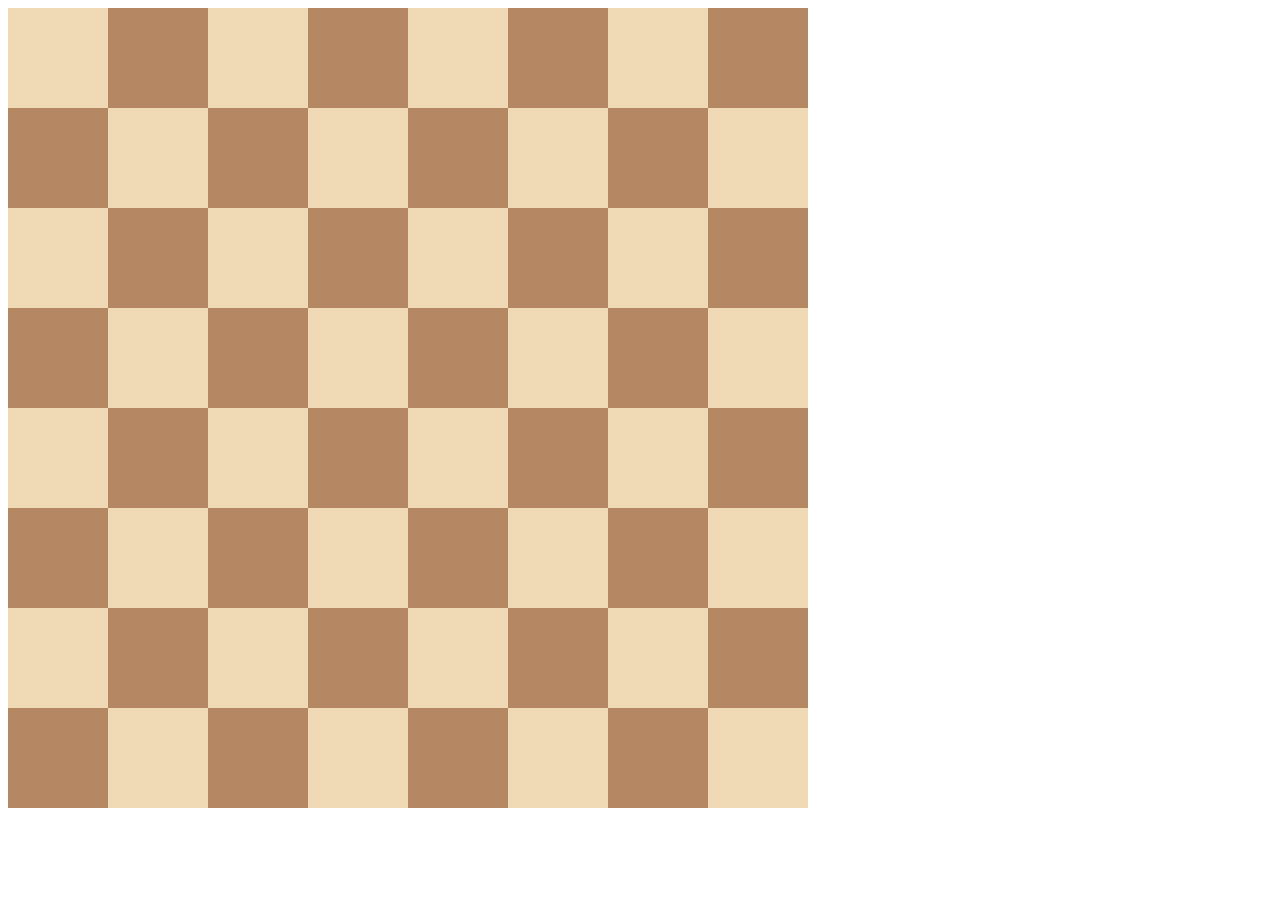
<file: 10.0 Display Grid/index.html>
<!DOCTYPE html>
<html>
  <head>
    <title>Chessboard</title>
    <style>
      /* Write your code here */
      /* Each square should be 100px by 100px */
      /* My colours for white: #f0d9b5, black: #b58863 */
      .white,
      .black {
        width: 100px;
        height: 100px;
      }

      .white {
        background-color: #f0d9b5;
      }

      .black {
        background-color: #b58863;
      }

      .container {
        width: 800px;
        display: grid;
        grid-template-rows: 1fr 1fr 1fr 1fr 1fr 1fr 1fr;
        grid-template-columns: 1fr 1fr 1fr 1fr 1fr 1fr 1fr 1fr;
      }
    </style>
  </head>

  <body>
    <div class="container">
      <div class="white"></div>
      <div class="black"></div>
      <div class="white"></div>
      <div class="black"></div>
      <div class="white"></div>
      <div class="black"></div>
      <div class="white"></div>
      <div class="black"></div>
      <div class="black"></div>
      <div class="white"></div>
      <div class="black"></div>
      <div class="white"></div>
      <div class="black"></div>
      <div class="white"></div>
      <div class="black"></div>
      <div class="white"></div>
      <div class="white"></div>
      <div class="black"></div>
      <div class="white"></div>
      <div class="black"></div>
      <div class="white"></div>
      <div class="black"></div>
      <div class="white"></div>
      <div class="black"></div>
      <div class="black"></div>
      <div class="white"></div>
      <div class="black"></div>
      <div class="white"></div>
      <div class="black"></div>
      <div class="white"></div>
      <div class="black"></div>
      <div class="white"></div>
      <div class="white"></div>
      <div class="black"></div>
      <div class="white"></div>
      <div class="black"></div>
      <div class="white"></div>
      <div class="black"></div>
      <div class="white"></div>
      <div class="black"></div>
      <div class="black"></div>
      <div class="white"></div>
      <div class="black"></div>
      <div class="white"></div>
      <div class="black"></div>
      <div class="white"></div>
      <div class="black"></div>
      <div class="white"></div>
      <div class="white"></div>
      <div class="black"></div>
      <div class="white"></div>
      <div class="black"></div>
      <div class="white"></div>
      <div class="black"></div>
      <div class="white"></div>
      <div class="black"></div>
      <div class="black"></div>
      <div class="white"></div>
      <div class="black"></div>
      <div class="white"></div>
      <div class="black"></div>
      <div class="white"></div>
      <div class="black"></div>
      <div class="white"></div>
    </div>
  </body>
</html>
</file>
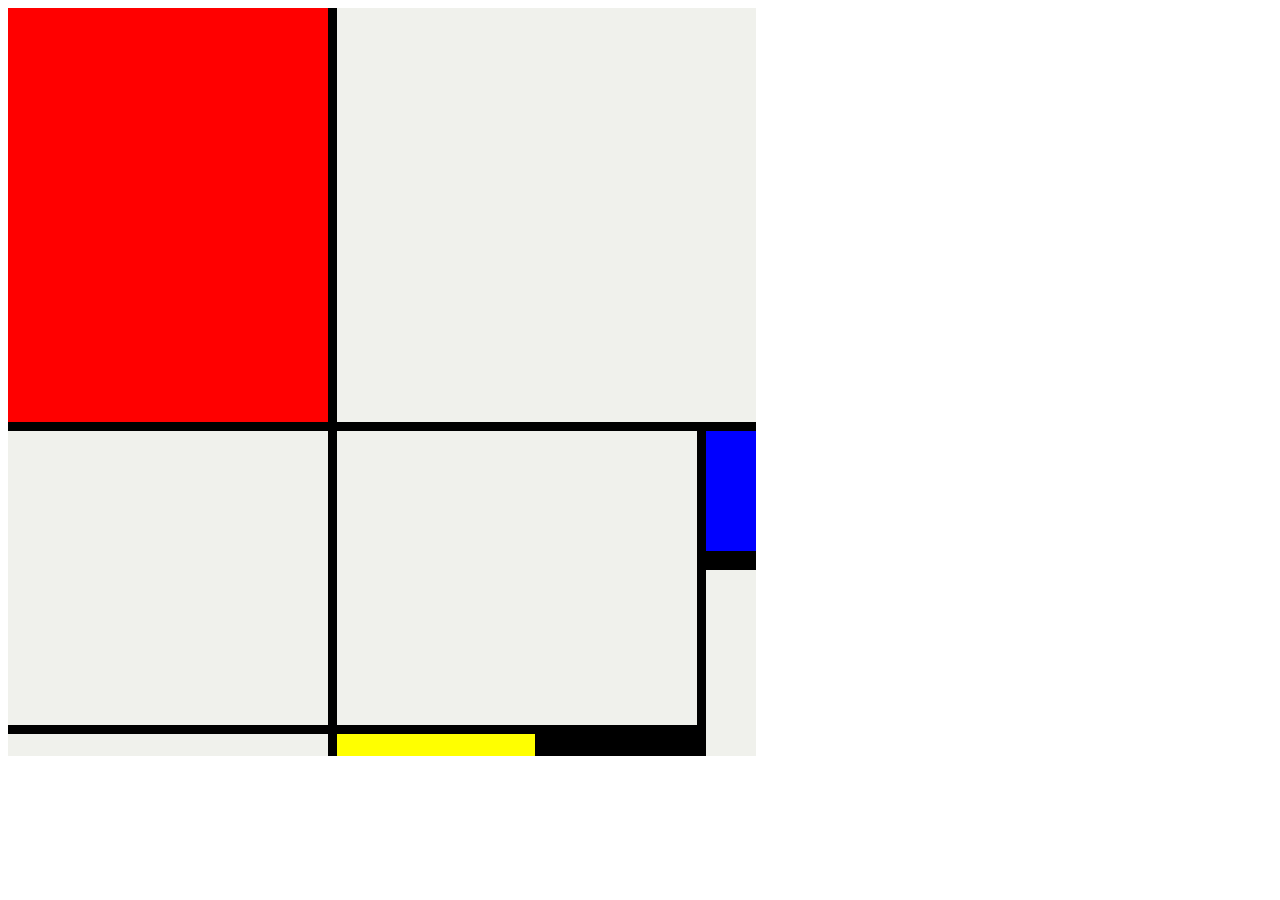
<file: 10.3 Mondrian Project/index.html>
<!DOCTYPE html>
<html lang="en">
  <head>
    <meta charset="UTF-8" />
    <meta name="viewport" content="width=device-width, initial-scale=1.0" />
    <title>Mondrian Project</title>
    <style>
      /*
      Write your CSS here
      Gap Colour: #000
      White: #F0F1EC
      Red: #E72F24
      Black: #232629
      Blue: #004592
      Yellow: #F9D01E

      For dimensions, see dimensions.png image.
      HINT: Remember you can't change the properties of grid lines.
      But grid lines are transparent!
      */

      .container {
        height: 748px;
        width: 748px;
        display: grid;
        background: #000;
        grid-template-columns: 320px 198px 153px 50px;
        grid-template-rows: 414px 130px 155px 22px;
        gap: 9px;
      }

      .red {
        background-color: red;
      }

      .item {
        background-color: #f0f1ec;
      }

      .white1 {
        grid-column: span 3;
      }

      .white2 {
        grid-row: span 2;
      }

      .white3 {
        grid-area: 2 / 2 / 4 / 4;
      }

      .blue {
        background-color: blue;
        border-bottom: 10px solid #000;
      }

      .white4 {
        grid-row: span 2;
      }

      .yellow {
        background-color: yellow;
      }

      .black {
        background-color: #000;
      }
    </style>
  </head>

  <body>
    <!-- Write your HTML here -->
    <div class="container">
      <div class="red"></div>
      <div class="item white1"></div>
      <div class="item white2"></div>
      <div class="item white3"></div>

      <div class="item blue"></div>
      <div class="item white4"></div>

      <div class="item"></div>
      <div class="item yellow"></div>
      <div class="item black"></div>
    </div>
  </body>
</html>
</file>
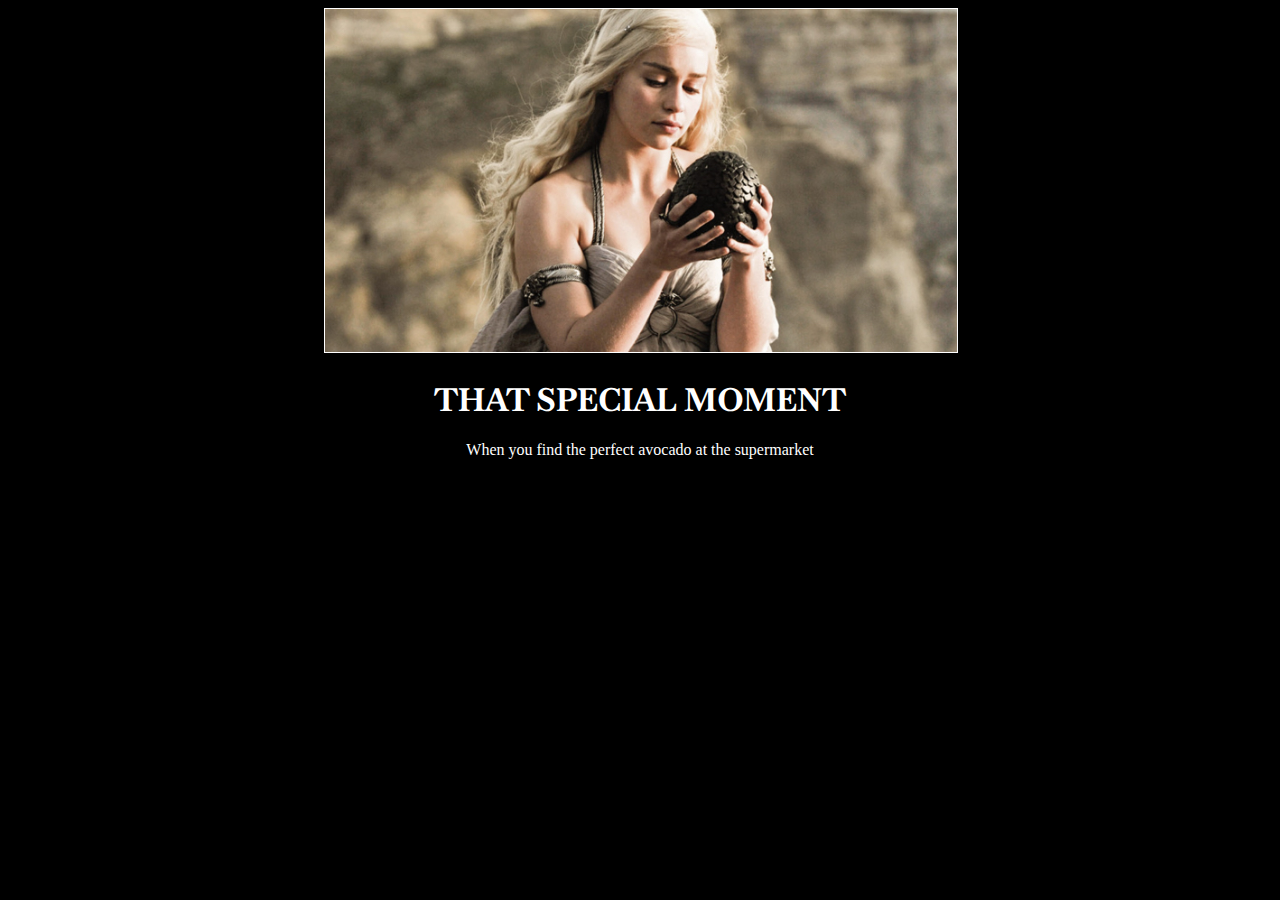
<file: 6.4 Motivation Meme Project/index.html>
<!-- 
  TODO: Create a motivational post website.
Style it how ever you like. 
Look at the goal image for inspiration.
But it must have the following features:
1. The main h1 text should be using the Regular Libre Baskerville Font from Google Fonts:
  https://fonts.google.com/specimen/Libre+Baskerville
2. The text should be white and background black.
3. Add your own image into the images folder inside assets. It should have a 5px white border.
4. The text should be center aligned.
5. Create a div to contain the h1, p and img elements. Adjust the margins so that the image and text are centered on the page. 
  Hint: You horizontally center a div by giving it a width of 50% and a margin-left of 25%.
  Hint: Set the image to have a width of 100% so it fills the div. 
6. Read about the text-transform property on MDN docs to make the h1 uppercase with CSS.
  https://developer.mozilla.org/en-US/docs/Web/CSS/text-transform 
-->

<!DOCTYPE html>
<html lang="en">
  <head>
    <meta charset="UTF-8" />
    <link rel="preconnect" href="https://fonts.googleapis.com" />
    <link rel="preconnect" href="https://fonts.gstatic.com" crossorigin />
    <link
      href="https://fonts.googleapis.com/css2?family=Baskervville:ital@0;1&display=swap"
      rel="stylesheet"
    />
    <link rel="stylesheet" href="style.css" />
    <title>Motivation Meme</title>
  </head>
  <body>
    <div>
      <img src="./assets/images/daenerys.jpeg" alt="daenerys.jpeg" srcset="" />

      <h1>that special moment</h1>
      <p>When you find the perfect avocado at the supermarket</p>
    </div>
  </body>
</html>
</file>
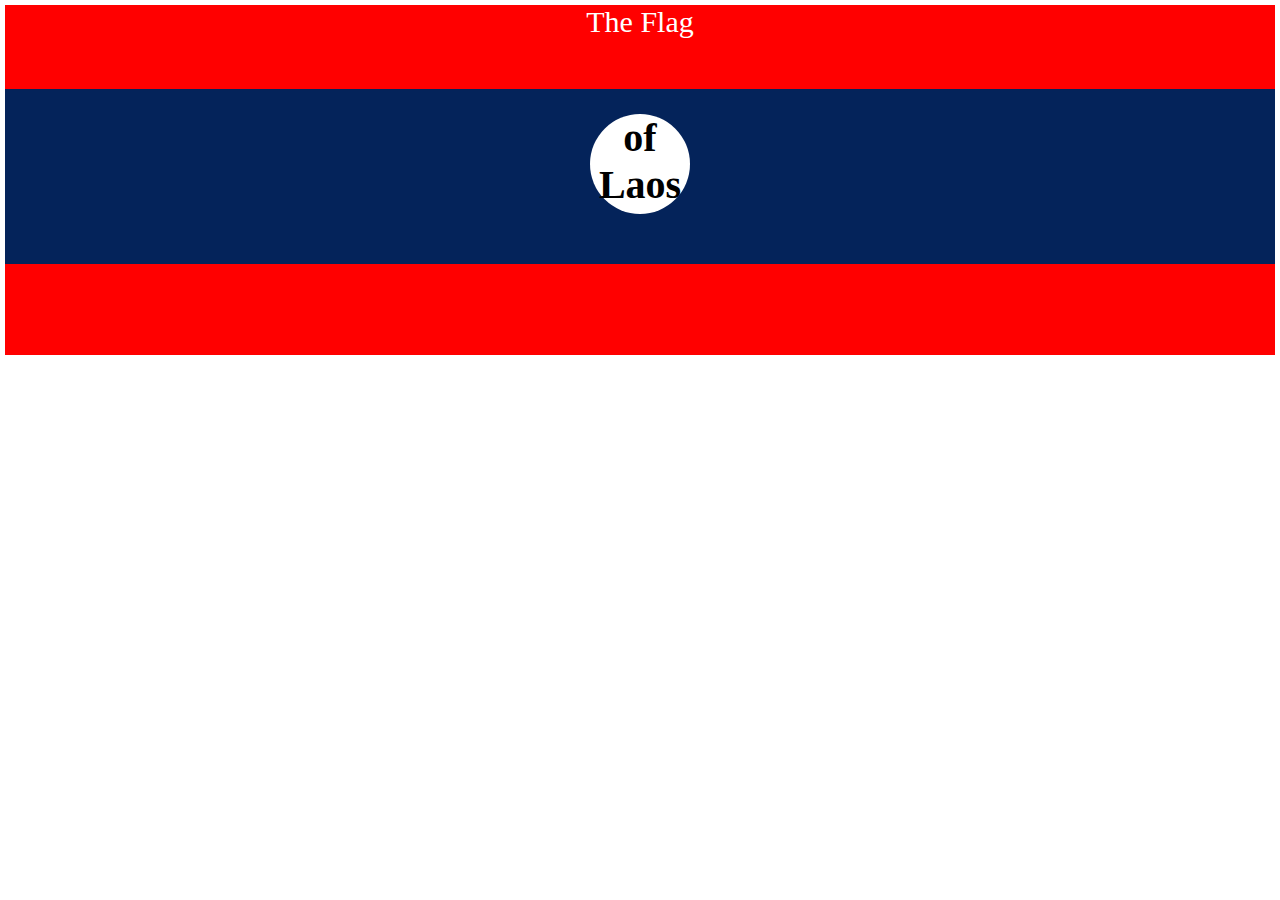
<file: 7.3 CSS Flag Project/index.html>
<!DOCTYPE html>
<html lang="en">
  <head>
    <meta charset="UTF-8" />
    <title>CSS Flag Project</title>
    <style>
      /* Write your CSS Code here */
      * {
        margin: 0px;
        padding: 0px;
      }
      body {
        text-align: center;
      }
      .flag {
        height: 350px;
        background-color: red;
        margin: 5px;
      }

      .flag p {
        color: #fff;
        font-size: 30px;
        padding: 0px !important;
        margin: 0px !important;
      }

      .flag > div {
        background-color: #04235a;
        height: 50%;
        margin: 50px 0px;
      }

      .flag > div > div {
        position: relative;
        top: 25px;
        margin-left: auto;
        margin-right: auto;
        background-color: #fff;
        width: 100px;
        height: 100px;
        border-radius: 100%;
      }

      .flag > div > div p {
        color: black;
        font-weight: 700;
        font-size: 40px;
        text-wrap: wrap;
      }
    </style>
  </head>

  <!-- 
  IMPORTANT! Do not change any HTML
Don't add any classes/ids/elements 
Use what you know about combining selectors 
and CSS specificity instead.
Hint 1: The flag is 900px by 600px and the circle is 200px by 200px.
Hint 2: You can use CSS inspection to get the colors from
https://appbrewery.github.io/flag-of-laos/
-->

  <body>
    <div class="flag">
      <p>The Flag</p>
      <div>
        <div>
          <p>of Laos</p>
        </div>
      </div>
    </div>
  </body>
</html>
</file>
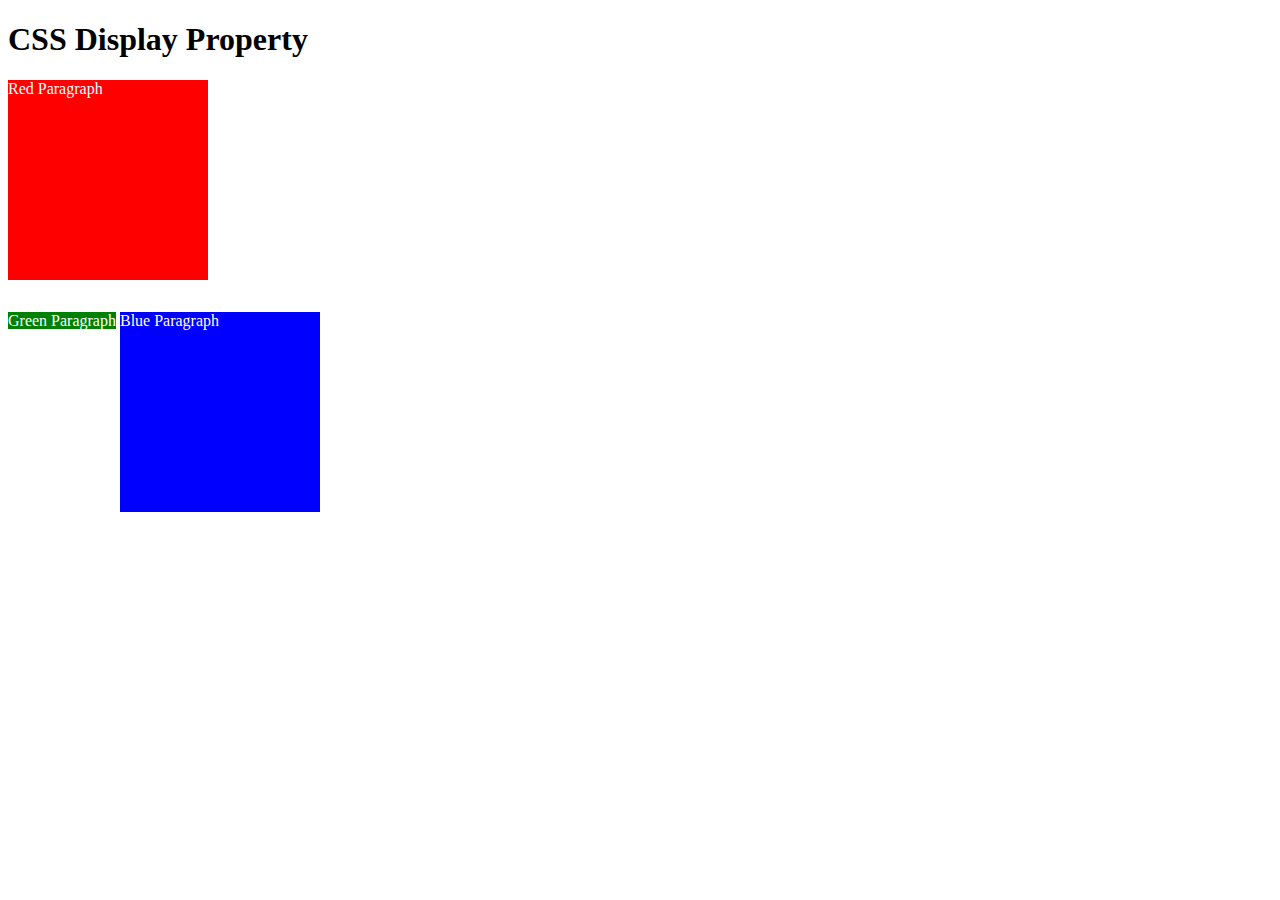
<file: 8.0 CSS Display/index.html>
<!DOCTYPE html>
<html>
  <!-- 
  TODO
1. By changing only the display property of the CSS make all 3 squares line up horizontally like in goal1 image.
2. Change only the display property to make all 3 squares line up vertically like in goal2 image. 
-->

  <head>
    <title>CSS Display Property Example</title>
    <style>
      p {
        color: white;
      }

      .red {
        display: block;
        width: 200px;
        height: 200px;
        background-color: red;
      }

      .green {
        display: inline;
        width: 200px;
        height: 200px;
        background-color: green;
      }

      .blue {
        display: inline-block;
        width: 200px;
        height: 200px;
        background-color: blue;
      }
    </style>
  </head>

  <body>
    <h1>CSS Display Property</h1>
    <p class="red">Red Paragraph</p>
    <p class="green">Green Paragraph</p>
    <p class="blue">Blue Paragraph</p>
  </body>
</html>
</file>
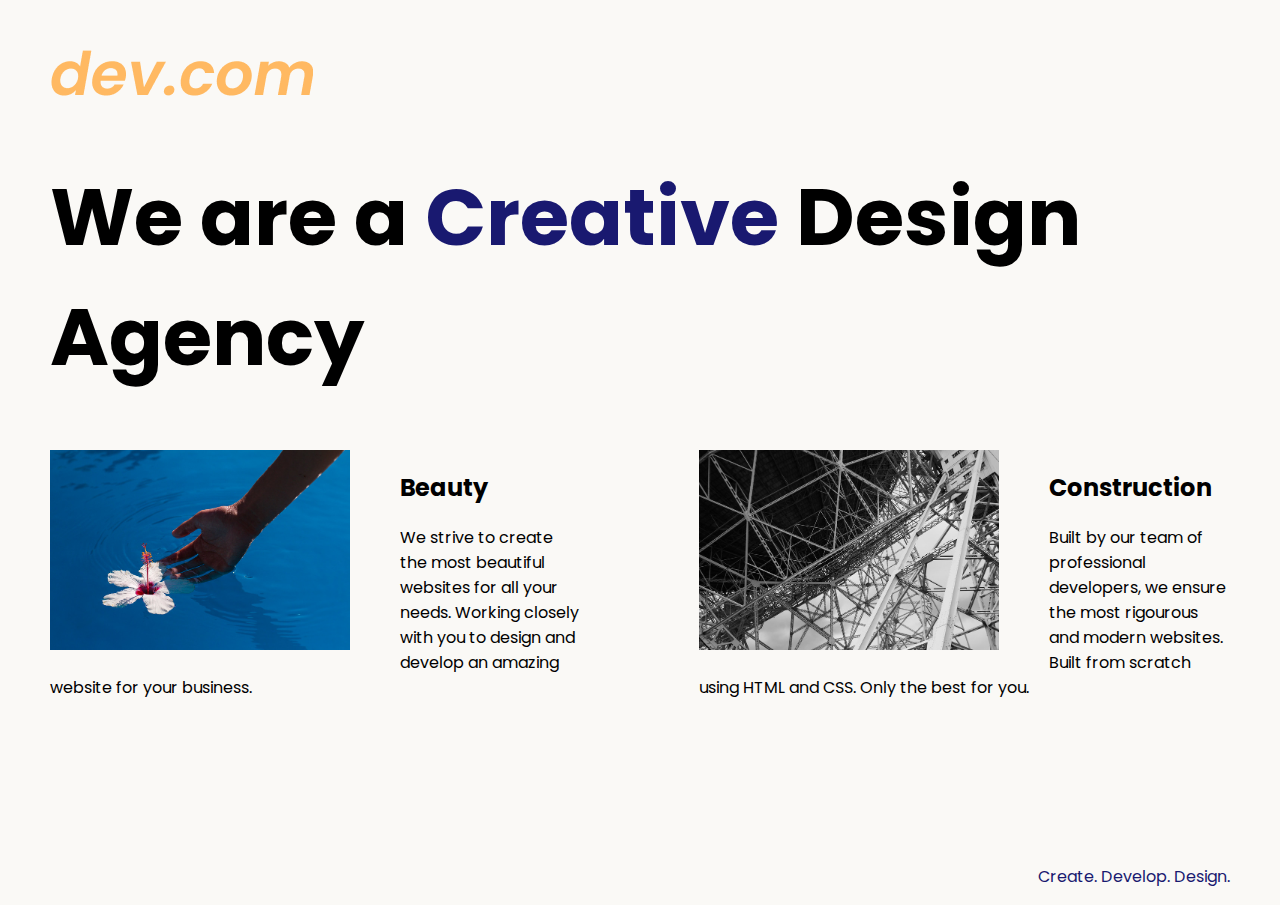
<file: 8.4 Web Design Agency Project/index.html>
<!DOCTYPE html>
<html lang="en">
  <head>
    <meta charset="UTF-8" />
    <meta name="viewport" content="width=device-width, initial-scale=1.0" />
    <title>Agency</title>
    <link rel="stylesheet" href="./style.css" />
    <link rel="preconnect" href="https://fonts.googleapis.com" />
    <link rel="preconnect" href="https://fonts.gstatic.com" crossorigin />
    <link
      href="https://fonts.googleapis.com/css2?family=Poppins:wght@400;700&display=swap"
      rel="stylesheet"
    />
  </head>

  <body>
    <div class="main">
      <img class="logo" src="./assets/images/logo.png" alt="logo" />
      <h1>We are a <span class="creative">Creative</span> Design Agency</h1>
      <div class="left card">
        <img
          class="tile-image"
          src="./assets/images/beautiful.jpg"
          alt="hand and flower in water"
        />
        <h2 class="card-title">Beauty</h2>
        <p class="card-text">
          We strive to create the most beautiful websites for all your needs.
          Working closely with you to design and develop an amazing website for
          your business.
        </p>
      </div>

      <div class="right card">
        <img
          class="tile-image"
          src="./assets/images/construction.jpg"
          alt="metal structure"
        />
        <h2 class="card-title">Construction</h2>
        <p>
          Built by our team of professional developers, we ensure the most
          rigourous and modern websites. Built from scratch using HTML and CSS.
          Only the best for you.
        </p>
      </div>
    </div>
    <footer>
      <p>Create. Develop. Design.</p>
    </footer>
  </body>
</html>
</file>
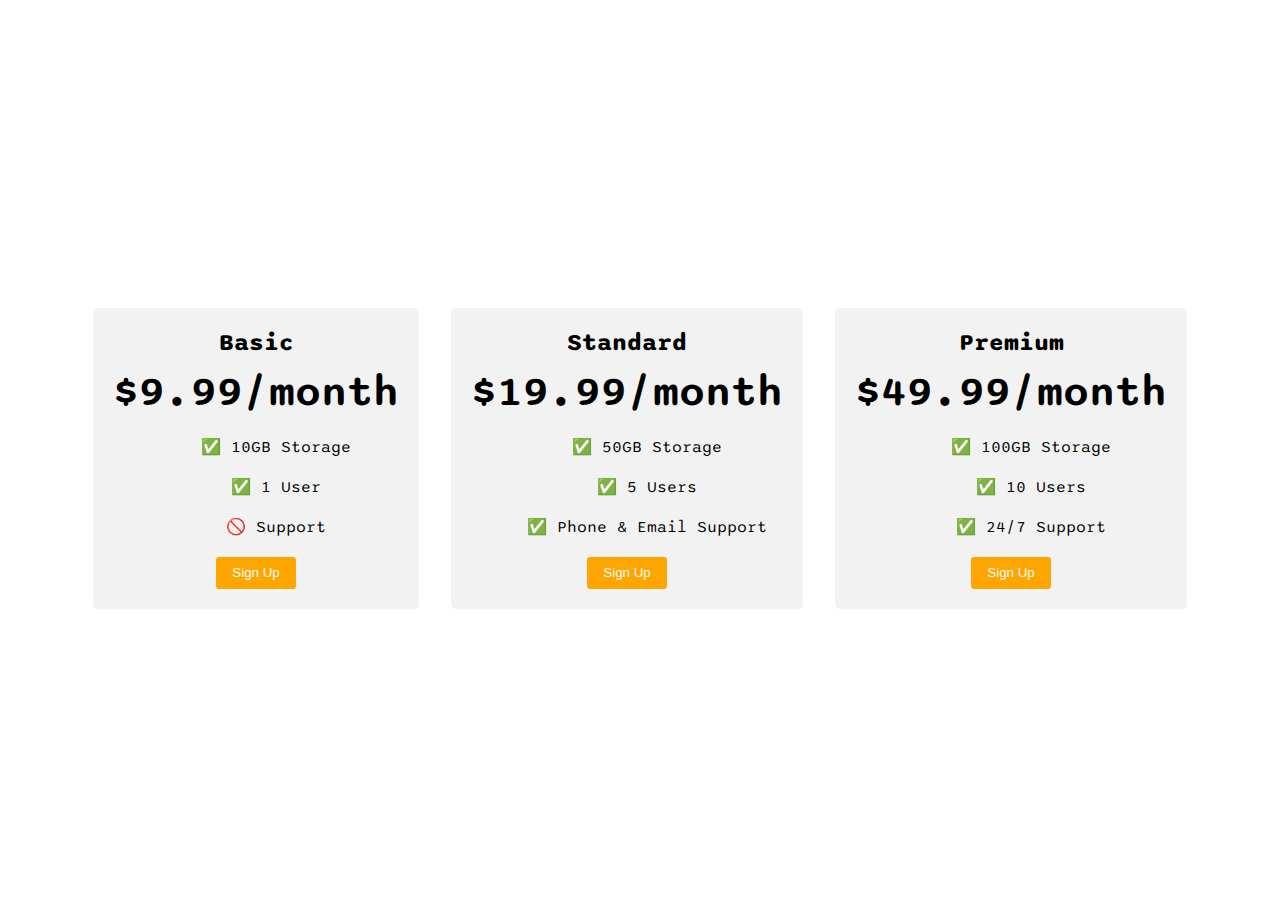
<file: 9.4+Flexbox+Pricing+Table+Project/index.html>
<!DOCTYPE html>
<html>
  <head>
    <title>Flexbox Pricing Table</title>
    <link rel="preconnect" href="https://fonts.googleapis.com" />
    <link rel="preconnect" href="https://fonts.gstatic.com" crossorigin />
    <link
      href="https://fonts.googleapis.com/css2?family=Sono:wght@400;700&display=swap"
      rel="stylesheet"
    />
    <style>
      body {
        font-family: "Sono", sans-serif;
      }

      .pricing-container {
        margin: 0 auto;
        display: flex;
        justify-content: center;
        gap: 2rem;
        align-content: center;
        align-items: center;
        height: 100vh;
        width: 50%;
      }

      .pricing-plan {
        flex: 1;
        padding: 20px;
        background-color: #f2f2f2;
        border-radius: 5px;
        text-align: center;
      }

      .plan-title {
        font-size: 24px;
        font-weight: bold;
        margin-bottom: 10px;
      }

      .plan-price {
        font-size: 42px;
        font-weight: 600;
      }

      .plan-features {
        list-style: none;
      }

      .plan-features li {
        margin: 20px auto;
      }

      .plan-button {
        border: none;
        border-radius: 3px;
        background-color: orange;
        color: #fff;
        height: 2rem;
        width: 5rem;
      }
      /* Hint: What can you do with a media query and flexbox? */
      @media (max-width: 1250px) {
        .pricing-container {
          flex-direction: column;
          height: 100%;
        }

        .pricing-plan {
          width: 90%;
        }
      }
    </style>
  </head>

  <body>
    <div class="pricing-container">
      <div class="pricing-plan">
        <div class="plan-title">Basic</div>
        <div class="plan-price">$9.99/month</div>
        <ul class="plan-features">
          <li>✅ 10GB Storage</li>
          <li>✅ 1 User</li>
          <li>🚫 Support</li>
        </ul>
        <button class="plan-button">Sign Up</button>
      </div>
      <div class="pricing-plan">
        <div class="plan-title">Standard</div>
        <div class="plan-price">$19.99/month</div>
        <ul class="plan-features">
          <li>✅ 50GB Storage</li>
          <li>✅ 5 Users</li>
          <li>✅ Phone &amp; Email Support</li>
        </ul>
        <button class="plan-button">Sign Up</button>
      </div>
      <div class="pricing-plan">
        <div class="plan-title">Premium</div>
        <div class="plan-price">$49.99/month</div>
        <ul class="plan-features">
          <li>✅ 100GB Storage</li>
          <li>✅ 10 Users</li>
          <li>✅ 24/7 Support</li>
        </ul>
        <button class="plan-button">Sign Up</button>
      </div>
    </div>
  </body>
</html>
</file>
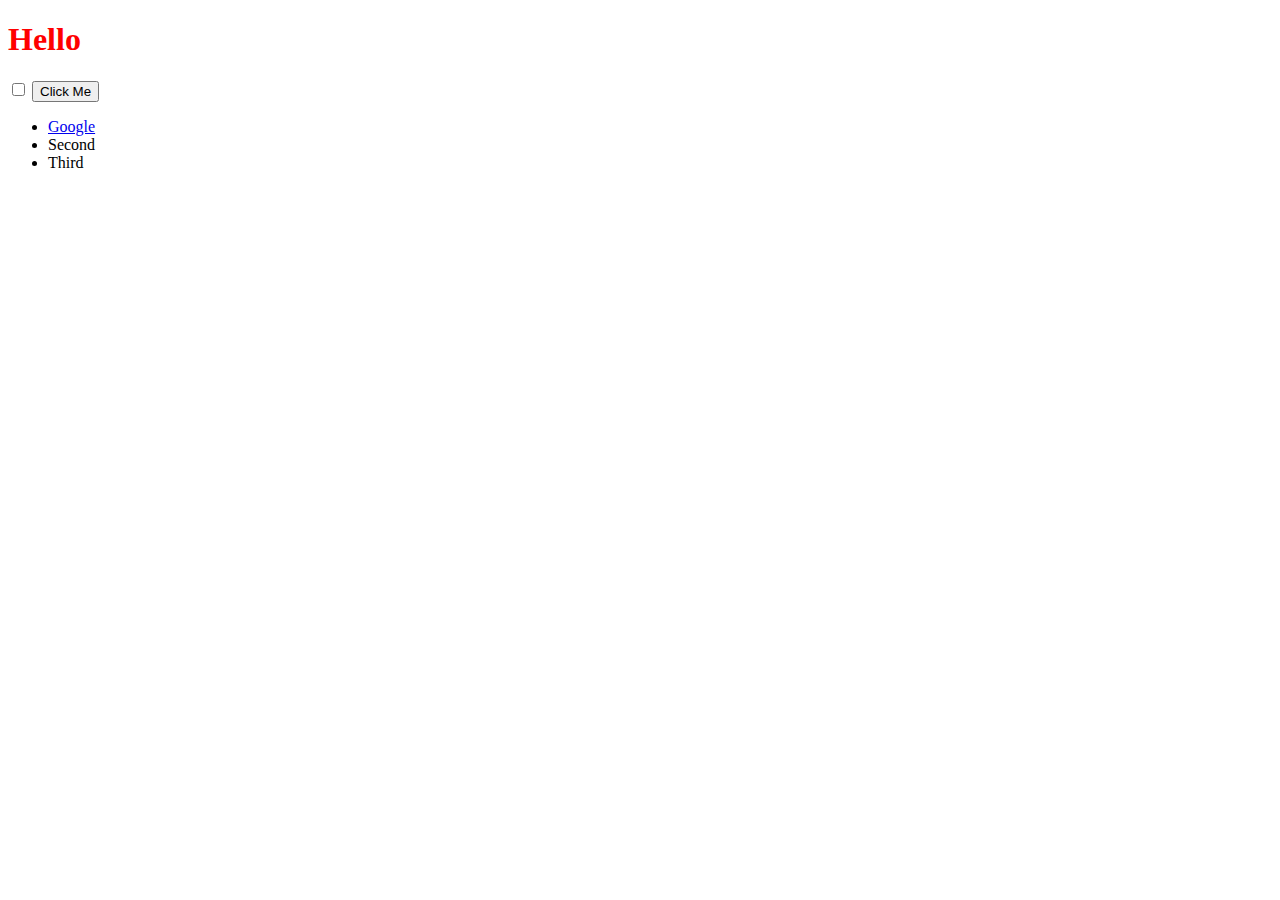
<file: DOM Challenge Starting Files/index.html>
<!DOCTYPE html>
<html lang="en" dir="ltr">
  <head>
    <meta charset="utf-8" />
    <title>My Website</title>
    <link rel="stylesheet" href="styles.css" />
  </head>
  <body>
    <h1 id="title">Hello</h1>

    <input type="checkbox" />

    <button
      style="
        :active {
          color: red;
        }
      "
    >
      Click Me
    </button>

    <ul>
      <li class="list">
        <a href="https://www.google.com">Google</a>
      </li>
      <li class="list">Second</li>
      <li class="list">Third</li>
    </ul>
  </body>
</html>
</file>
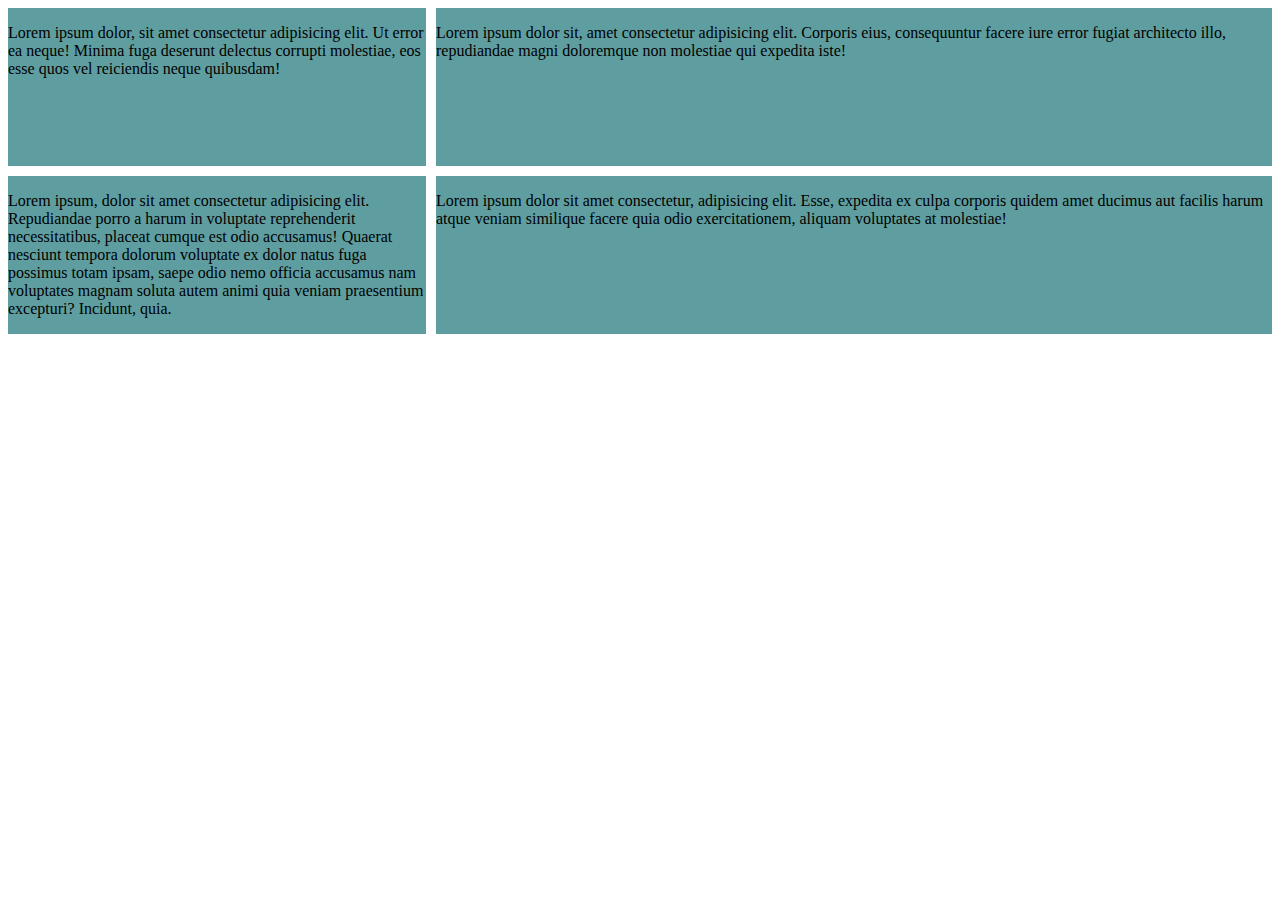
<file: 10.0 Display Grid/example.html>
<!DOCTYPE html>
<html>

<head>
  <title>CSS Grid vs Flexbox</title>
  <style>
    .container {
      display: grid;
      grid-template-columns: 1fr 2fr;
      grid-template-rows: 1fr 1fr;
      gap: 10px
    }

    .container>* {
      background-color: cadetblue;
    }
  </style>
</head>

<body>
  <div class="container">
    <div class="one">
      <p>Lorem ipsum dolor, sit amet consectetur adipisicing elit. Ut error ea neque! Minima fuga deserunt delectus
        corrupti molestiae, eos esse quos vel reiciendis neque quibusdam!</p>
    </div>
    <div class="two">
      <p>Lorem ipsum dolor sit, amet consectetur adipisicing elit. Corporis eius, consequuntur facere iure error fugiat
        architecto illo, repudiandae magni doloremque non molestiae qui expedita iste!</p>
    </div>
    <div class="three">
      <p>Lorem ipsum, dolor sit amet consectetur adipisicing elit. Repudiandae porro a harum in voluptate reprehenderit
        necessitatibus, placeat cumque est odio accusamus! Quaerat nesciunt tempora dolorum voluptate ex dolor natus
        fuga possimus totam ipsam, saepe odio nemo officia accusamus nam voluptates magnam soluta autem animi quia
        veniam praesentium excepturi? Incidunt, quia.</p>
    </div>
    <div>
      <p>Lorem ipsum dolor sit amet consectetur, adipisicing elit. Esse, expedita ex culpa corporis quidem amet ducimus
        aut facilis harum atque veniam similique facere quia odio exercitationem, aliquam voluptates at molestiae!</p>
    </div>
  </div>

</body>

</html>
</file>
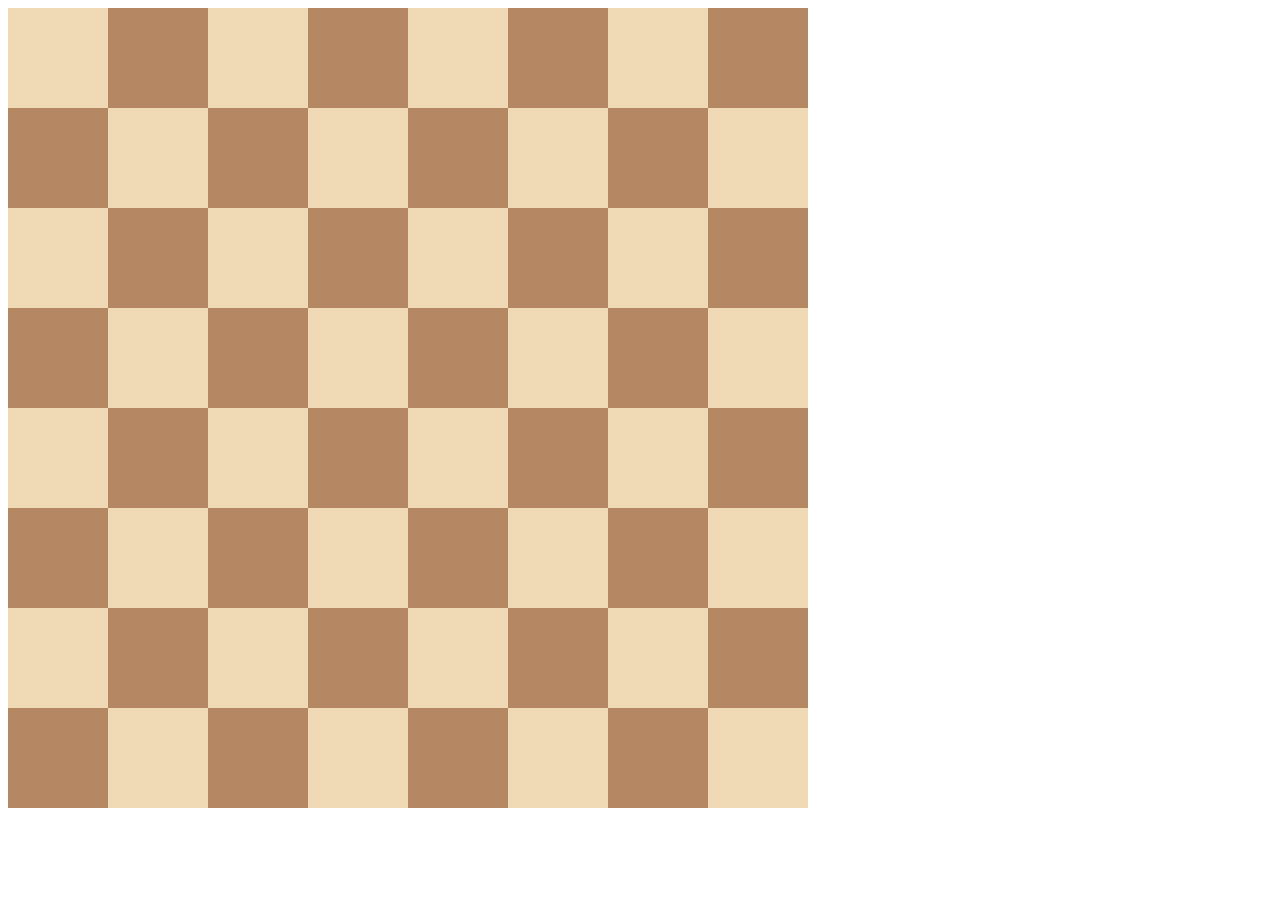
<file: 10.0 Display Grid/solution.html>
<!DOCTYPE html>
<html>

<head>
  <title>Chessboard</title>
  <style>
    .container {
      width: 800px;
      display: grid;
      grid-template-columns: 1fr 1fr 1fr 1fr 1fr 1fr 1fr 1fr;
      grid-template-rows: 1fr 1fr 1fr 1fr 1fr 1fr 1fr 1fr;
    }

    .white {
      height: 100px;
      width: 100px;
      background-color: #f0d9b5;
    }

    .black {
      height: 100px;
      width: 100px;
      background-color: #b58863;
    }
  </style>
</head>

<body>
  <div class="container">
    <div class="white"></div>
    <div class="black"></div>
    <div class="white"></div>
    <div class="black"></div>
    <div class="white"></div>
    <div class="black"></div>
    <div class="white"></div>
    <div class="black"></div>
    <div class="black"></div>
    <div class="white"></div>
    <div class="black"></div>
    <div class="white"></div>
    <div class="black"></div>
    <div class="white"></div>
    <div class="black"></div>
    <div class="white"></div>
    <div class="white"></div>
    <div class="black"></div>
    <div class="white"></div>
    <div class="black"></div>
    <div class="white"></div>
    <div class="black"></div>
    <div class="white"></div>
    <div class="black"></div>
    <div class="black"></div>
    <div class="white"></div>
    <div class="black"></div>
    <div class="white"></div>
    <div class="black"></div>
    <div class="white"></div>
    <div class="black"></div>
    <div class="white"></div>
    <div class="white"></div>
    <div class="black"></div>
    <div class="white"></div>
    <div class="black"></div>
    <div class="white"></div>
    <div class="black"></div>
    <div class="white"></div>
    <div class="black"></div>
    <div class="black"></div>
    <div class="white"></div>
    <div class="black"></div>
    <div class="white"></div>
    <div class="black"></div>
    <div class="white"></div>
    <div class="black"></div>
    <div class="white"></div>
    <div class="white"></div>
    <div class="black"></div>
    <div class="white"></div>
    <div class="black"></div>
    <div class="white"></div>
    <div class="black"></div>
    <div class="white"></div>
    <div class="black"></div>
    <div class="black"></div>
    <div class="white"></div>
    <div class="black"></div>
    <div class="white"></div>
    <div class="black"></div>
    <div class="white"></div>
    <div class="black"></div>
    <div class="white"></div>
  </div>
</body>

</html>
</file>
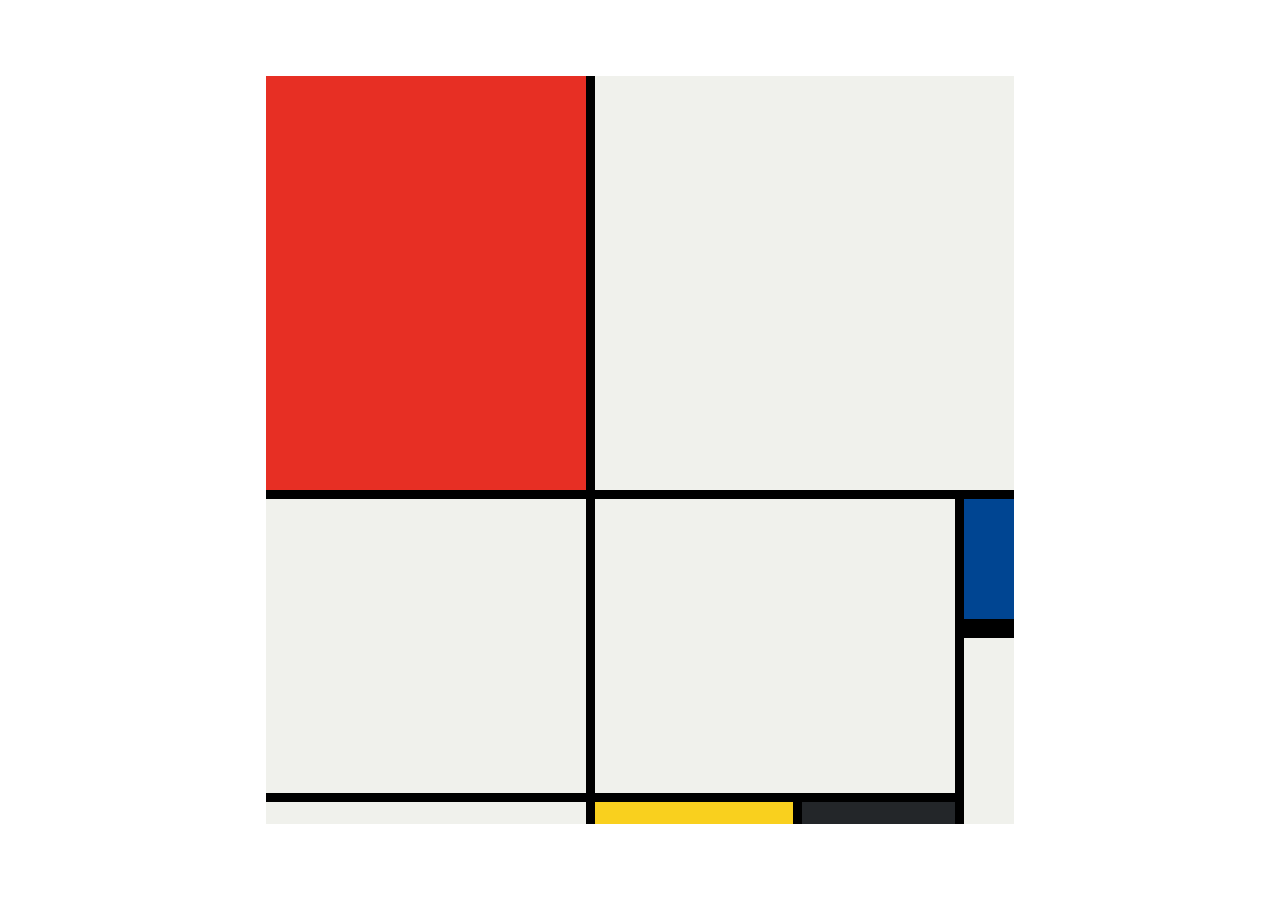
<file: 10.3 Mondrian Project/solution.html>
<!DOCTYPE html>
<html lang="en">

<head>
  <meta charset="UTF-8">
  <meta name="viewport" content="width=device-width, initial-scale=1.0">
  <title>Mondrian Project</title>
  <style>
    /* 
    Write your CSS here 
    Line Colour: #000
    White: #F0F1EC
    Red: #E72F24
    Black: #232629
    Blue: #004592
    Yellow: #F9D01E
    */
    body {
      display: flex;
      justify-content: center;
      align-items: center;
      height: 100vh;
      margin: 0;
      padding: 0;
    }

    .container {
      height: 748px;
      width: 748px;
      display: grid;
      background-color: #000;
      grid-template-columns: 320px 198px 153px 50px;
      grid-template-rows: 414px 130px 155px 22px;
      gap: 9px;
    }

    .item {
      background-color: #F0F1EC;
    }

    .red {
      background-color: #E72F24;
    }

    .white1 {
      grid-column: span 3;
    }

    .white2 {
      grid-row: span 2;
    }

    .white3 {
      grid-area: 2 / 2 / 4 /4
    }

    .blue {
      background-color: #004592;
      border-bottom: 10px solid #000;
    }

    .white4 {
      grid-row: span 2;
    }

    .yellow {
      background-color: #F9D01E;
    }

    .black {
      background-color: #232629;
    }
  </style>
</head>

<body>
  <!-- Write your HTML here -->

  <div class="container">
    <div class="item red"></div>
    <div class="item white1"></div>
    <div class="item white2"></div>
    <div class="item white3"></div>

    <div class="item blue"></div>
    <div class="item white4"></div>

    <div class="item"></div>
    <div class="item yellow"></div>
    <div class="item black"></div>
  </div>
</body>

</html>
</file>
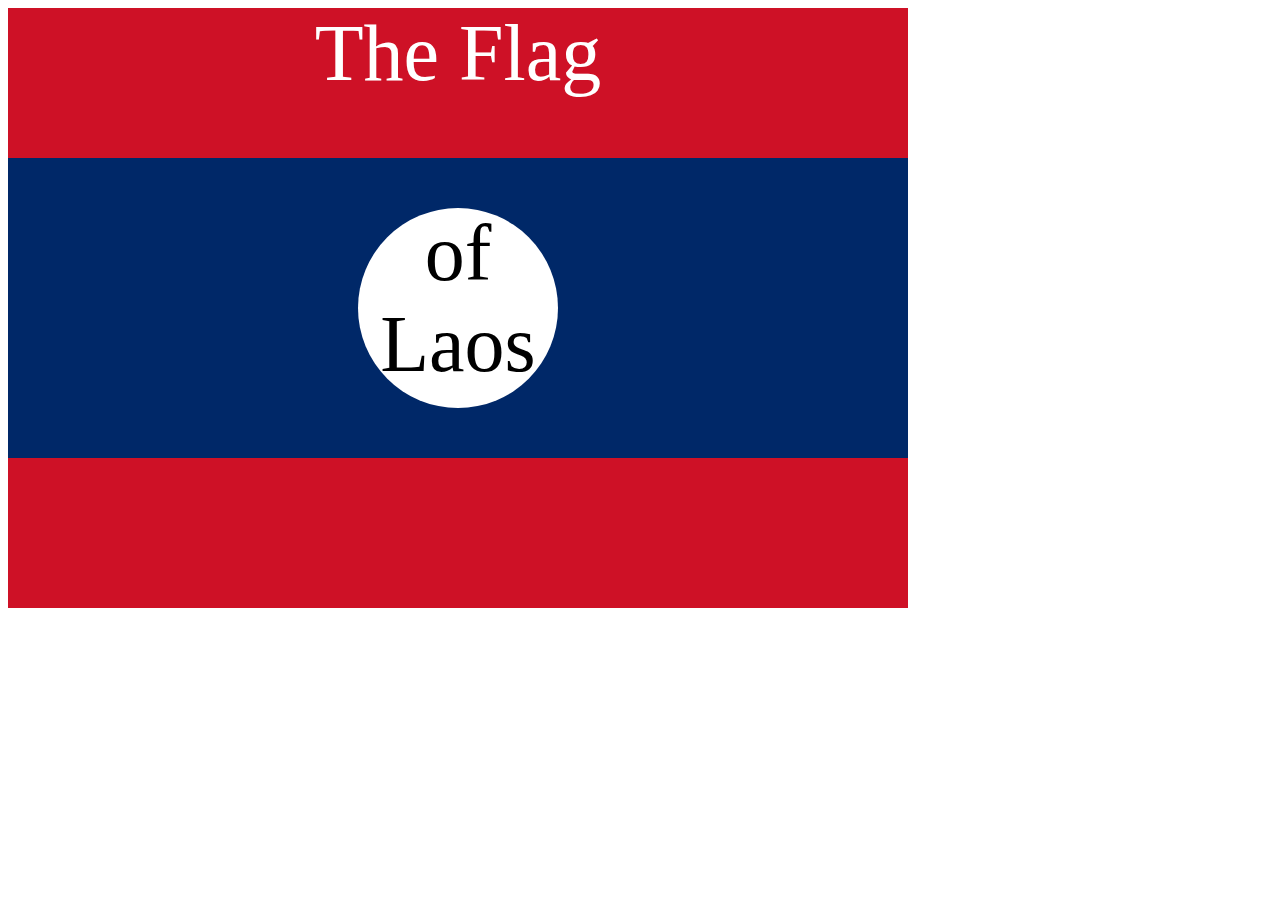
<file: 7.3 CSS Flag Project/solution.html>
<!DOCTYPE html>
<html lang="en">

<head>
  <meta charset="UTF-8">
  <title>CSS Flag Project</title>
  <style>
    .flag {
      width: 900px;
      height: 600px;
      position: relative;
      background-color: #CE1126;

    }

    .flag > div {
      background-color: #002868;
      height: 300px;
      width: 100%;
      position: absolute;
      top: 150px;
    }

    .flag > div > div {
      background-color: white;
      position: absolute;

      height: 200px;
      width: 200px;
      border-radius: 50%;
      top: 50px;
      left: 350px;
    }

    p {
      font-size: 5rem;
      color: white;
      text-align: center;
      padding: 0;
      margin: 0;
    }

    .flag>div div p {
      color: black;
    }
  </style>
</head>

<body>
  <div class="flag">
    <p>The Flag</p>
    <div>
      <div>
        <p>of Laos</p>
      </div>
    </div>
  </div>
</body>

</html>
</file>
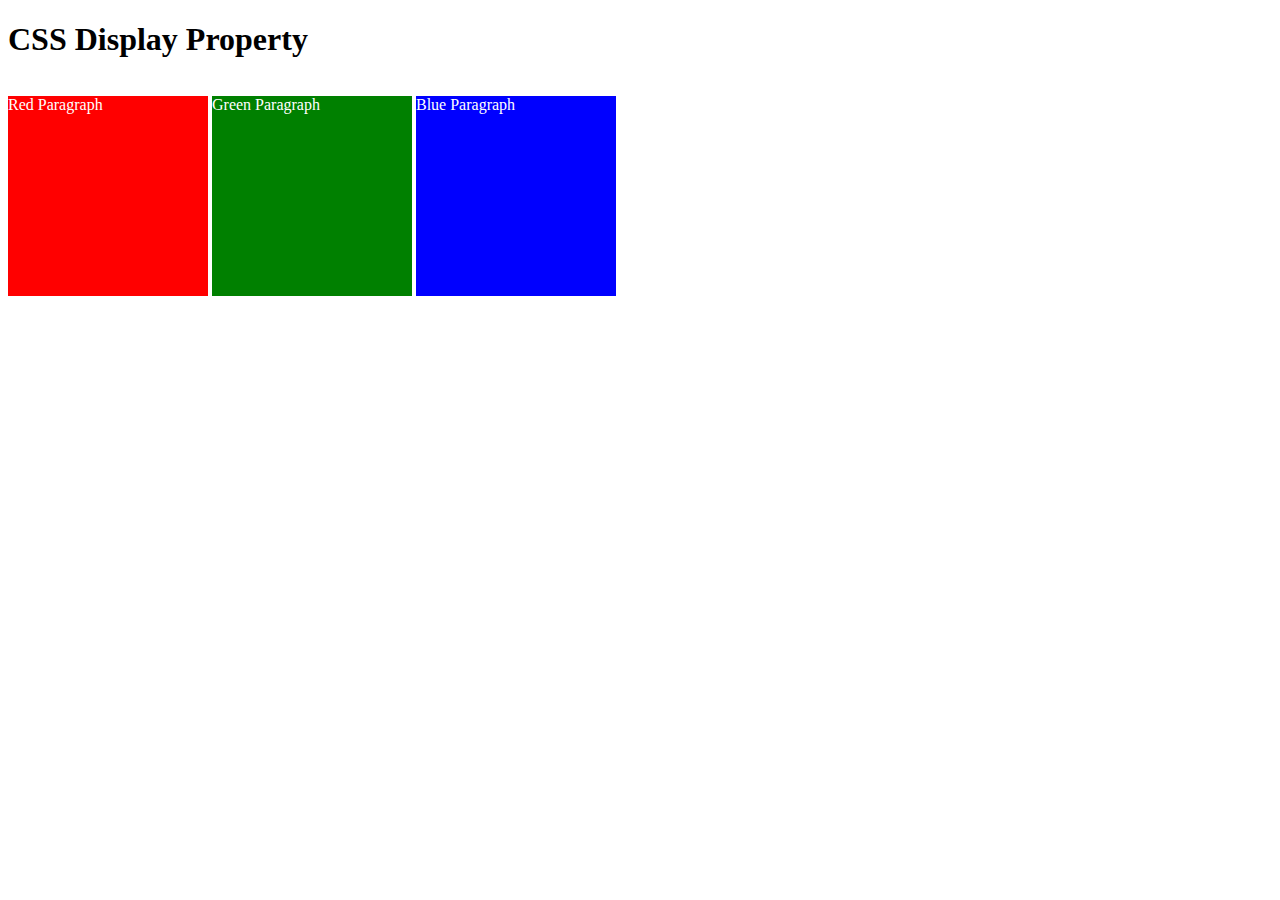
<file: 8.0 CSS Display/solution1.html>
<!DOCTYPE html>
<html>

<head>
  <title>CSS Display Property Example</title>
  <style>
    p {
      color: white;
    }

    .red {
      display: inline-block;
      width: 200px;
      height: 200px;
      background-color: red;
    }

    .green {
      display: inline-block;
      width: 200px;
      height: 200px;
      background-color: green;
    }

    .blue {
      display: inline-block;
      width: 200px;
      height: 200px;
      background-color: blue;
    }
  </style>
</head>

<body>
  <h1>CSS Display Property</h1>
  <p class="red">Red Paragraph </p>
  <p class="green">Green Paragraph</p>
  <p class="blue">Blue Paragraph</p>


</body>

</html>
</file>
<file: 6.4 Motivation Meme Project/style.css>
body {
    background-color: #000;
    text-align: center;
}

div{
    width: 50%;
    margin-left: 25%;
}

img {
    width: 100%;
    border: 1px solid #fff;
}

h1 {
    font-family: 'Baskervville', sans-serif, serif;
    text-transform: uppercase;
}

h1, p{
    color: #fff;
}
</file>
<file: 8.4 Web Design Agency Project/style.css>
body {
  font-family: "Poppins", sans-serif;
  margin: 50px 50px 0 50px;
  background-color: #faf9f6;
  display: flex;
  flex-direction: column;
  min-height: 95vh;
}
.main {
  flex: 1;
}

h1 {
  font-size: 5rem;
}

footer {
  text-align: right;
  color: midnightblue;
}

.tile-image {
  height: 200px;
  float: left;
  margin-right: 50px;
}

.card {
  width: 45%;
}

.left {
  float: left;
}

.right {
  float: right;
}

.creative {
  color: midnightblue;
}

@media (max-width: 680px) {
  .logo {
    width: 100px;
  }

  h1 {
    font-size: 3.5rem;
    text-align: center;
  }

  .card {
    width: 100%;
    display: block;
    margin-bottom: 30px;
    text-align: justify;
  }

  .tile-image {
    width: 100%;
    margin-bottom: 10px;
    object-fit: cover;
    display: inline-block;
  }
}
</file>
<file: DOM Challenge Starting Files/styles.css>
h1 {
  color: red;
}
</file>
